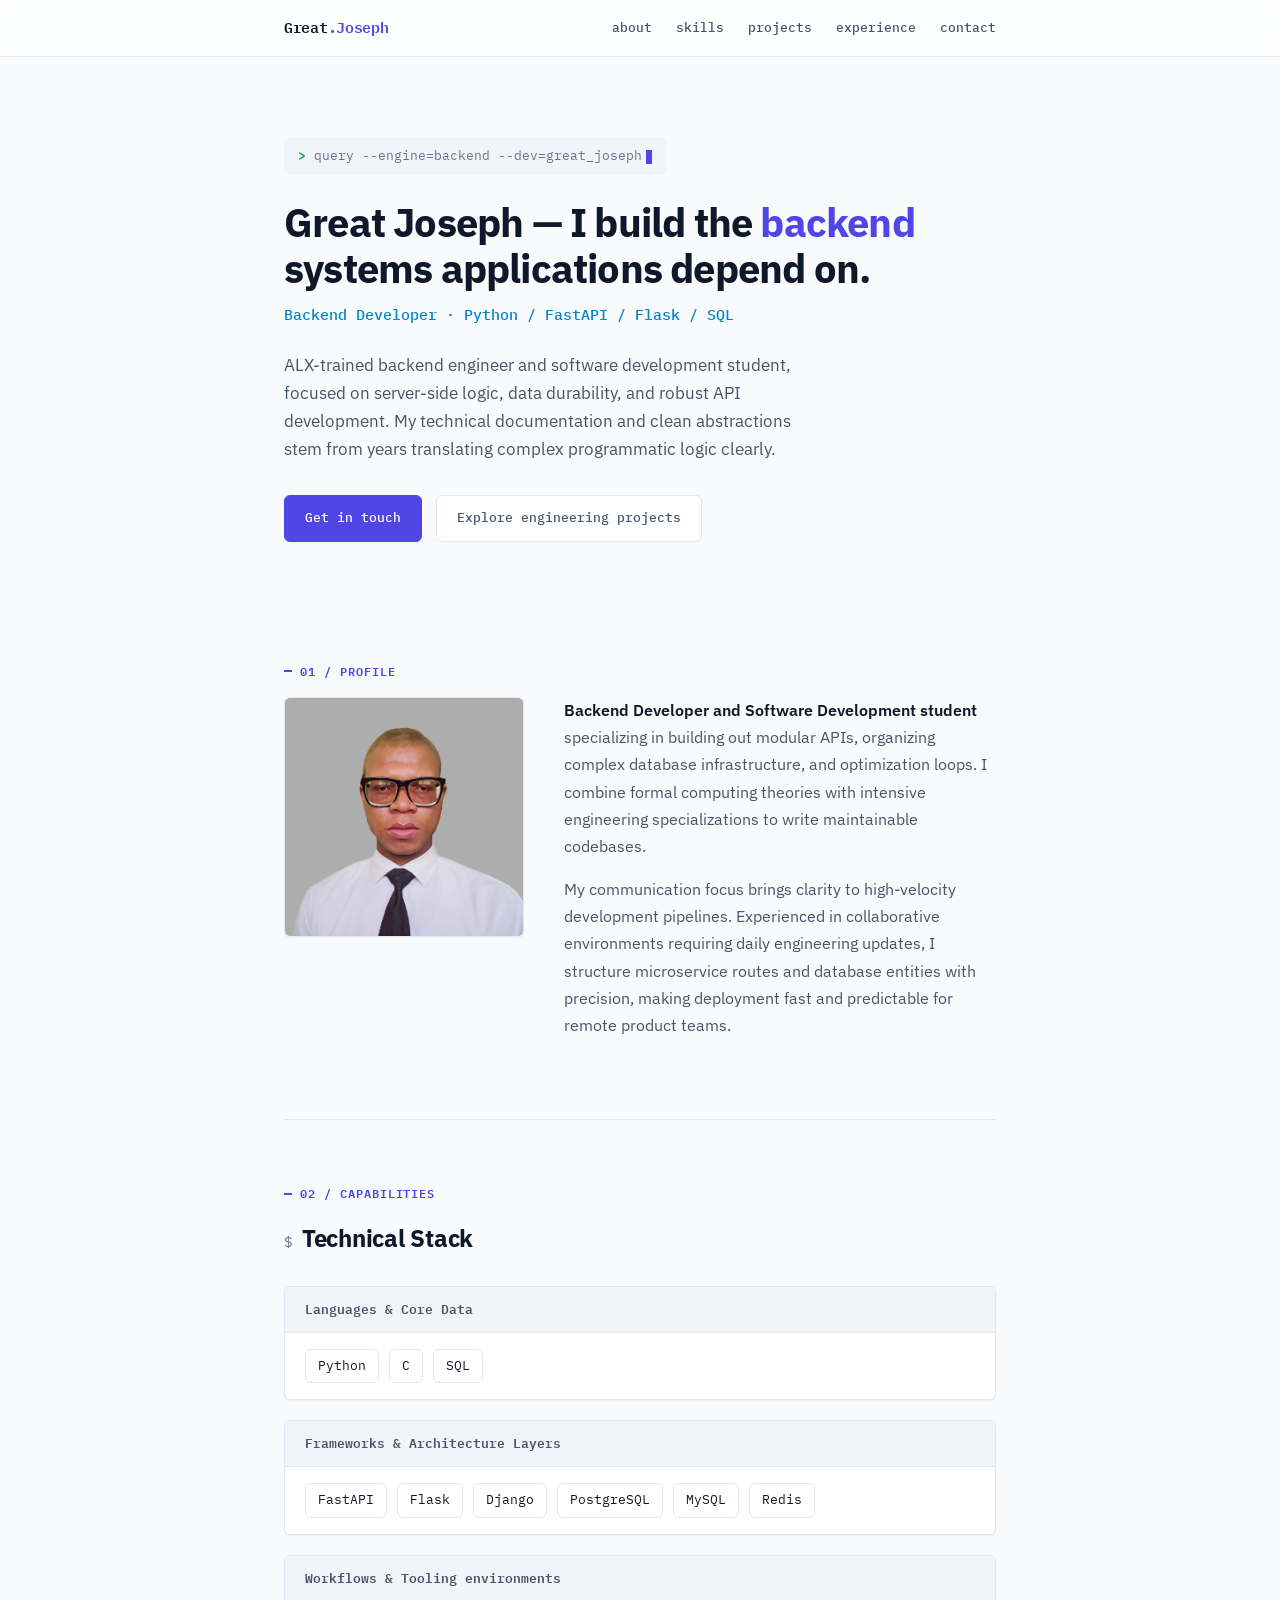
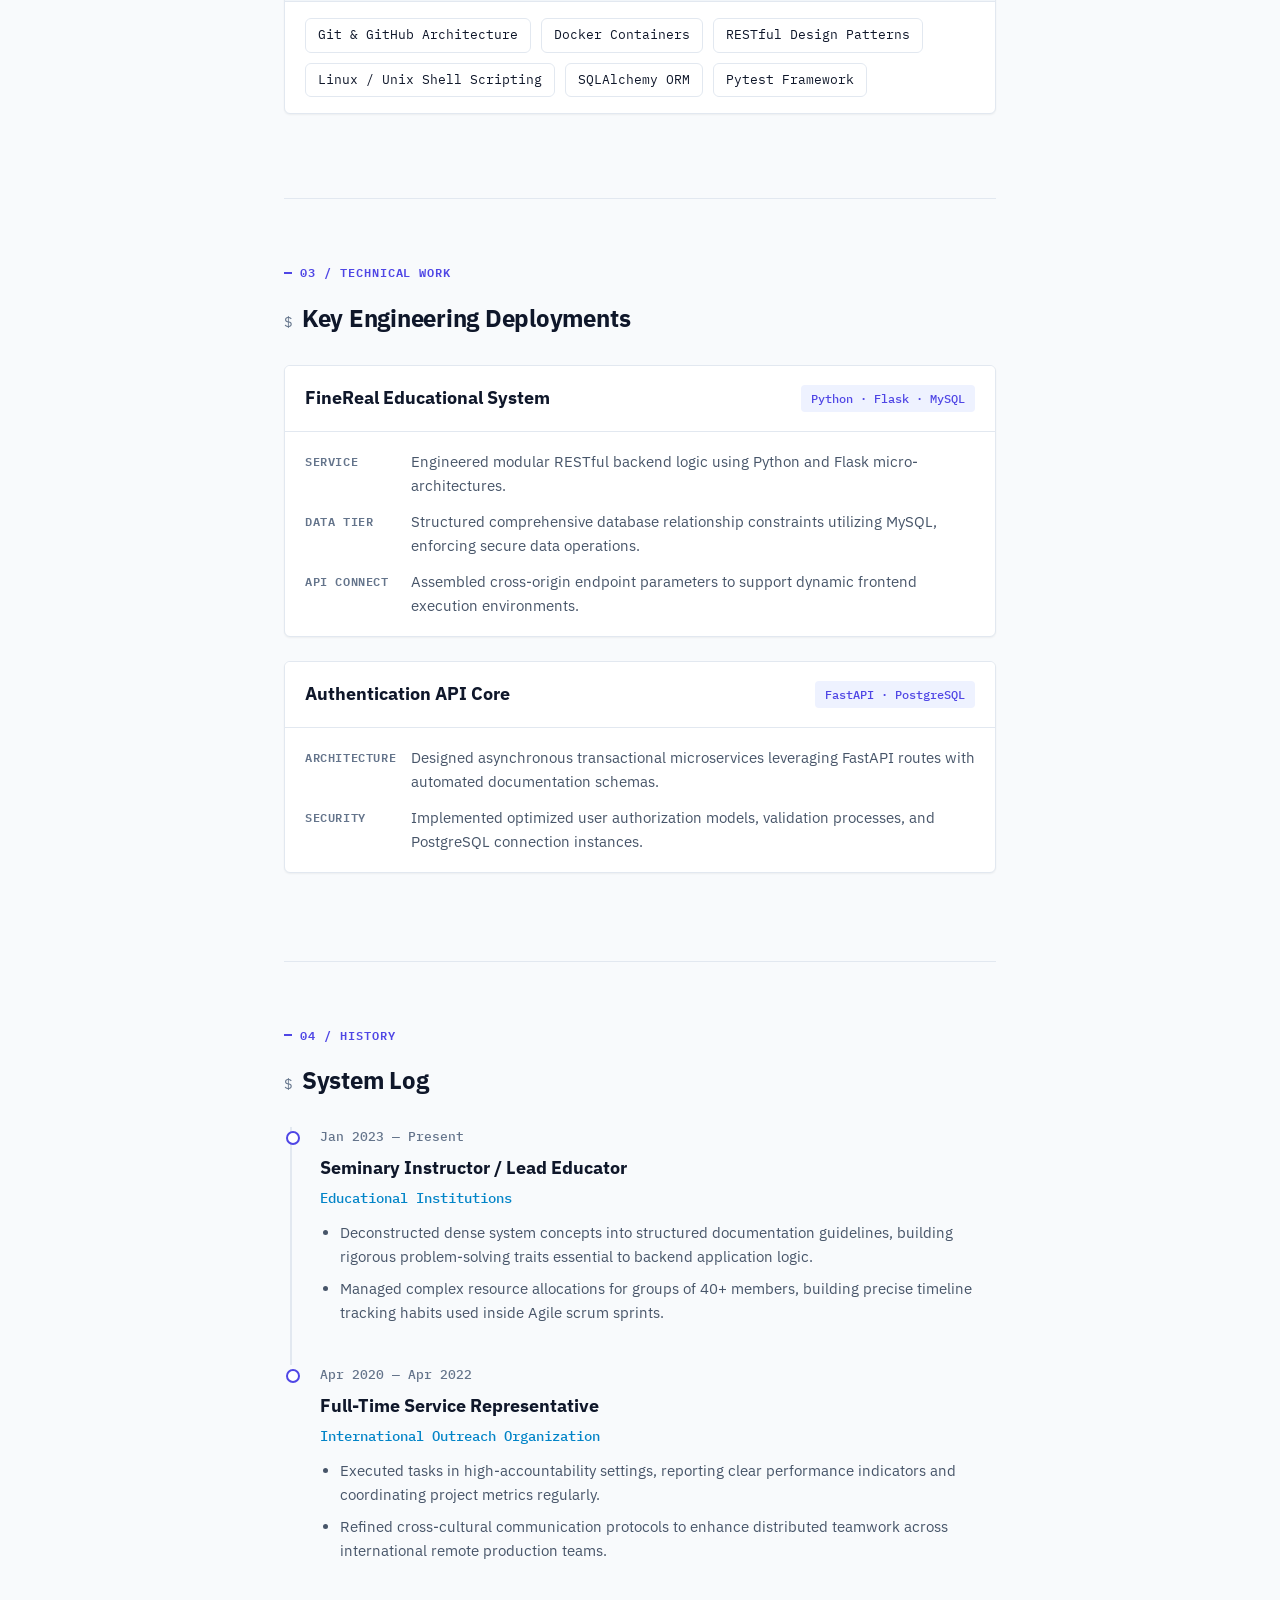
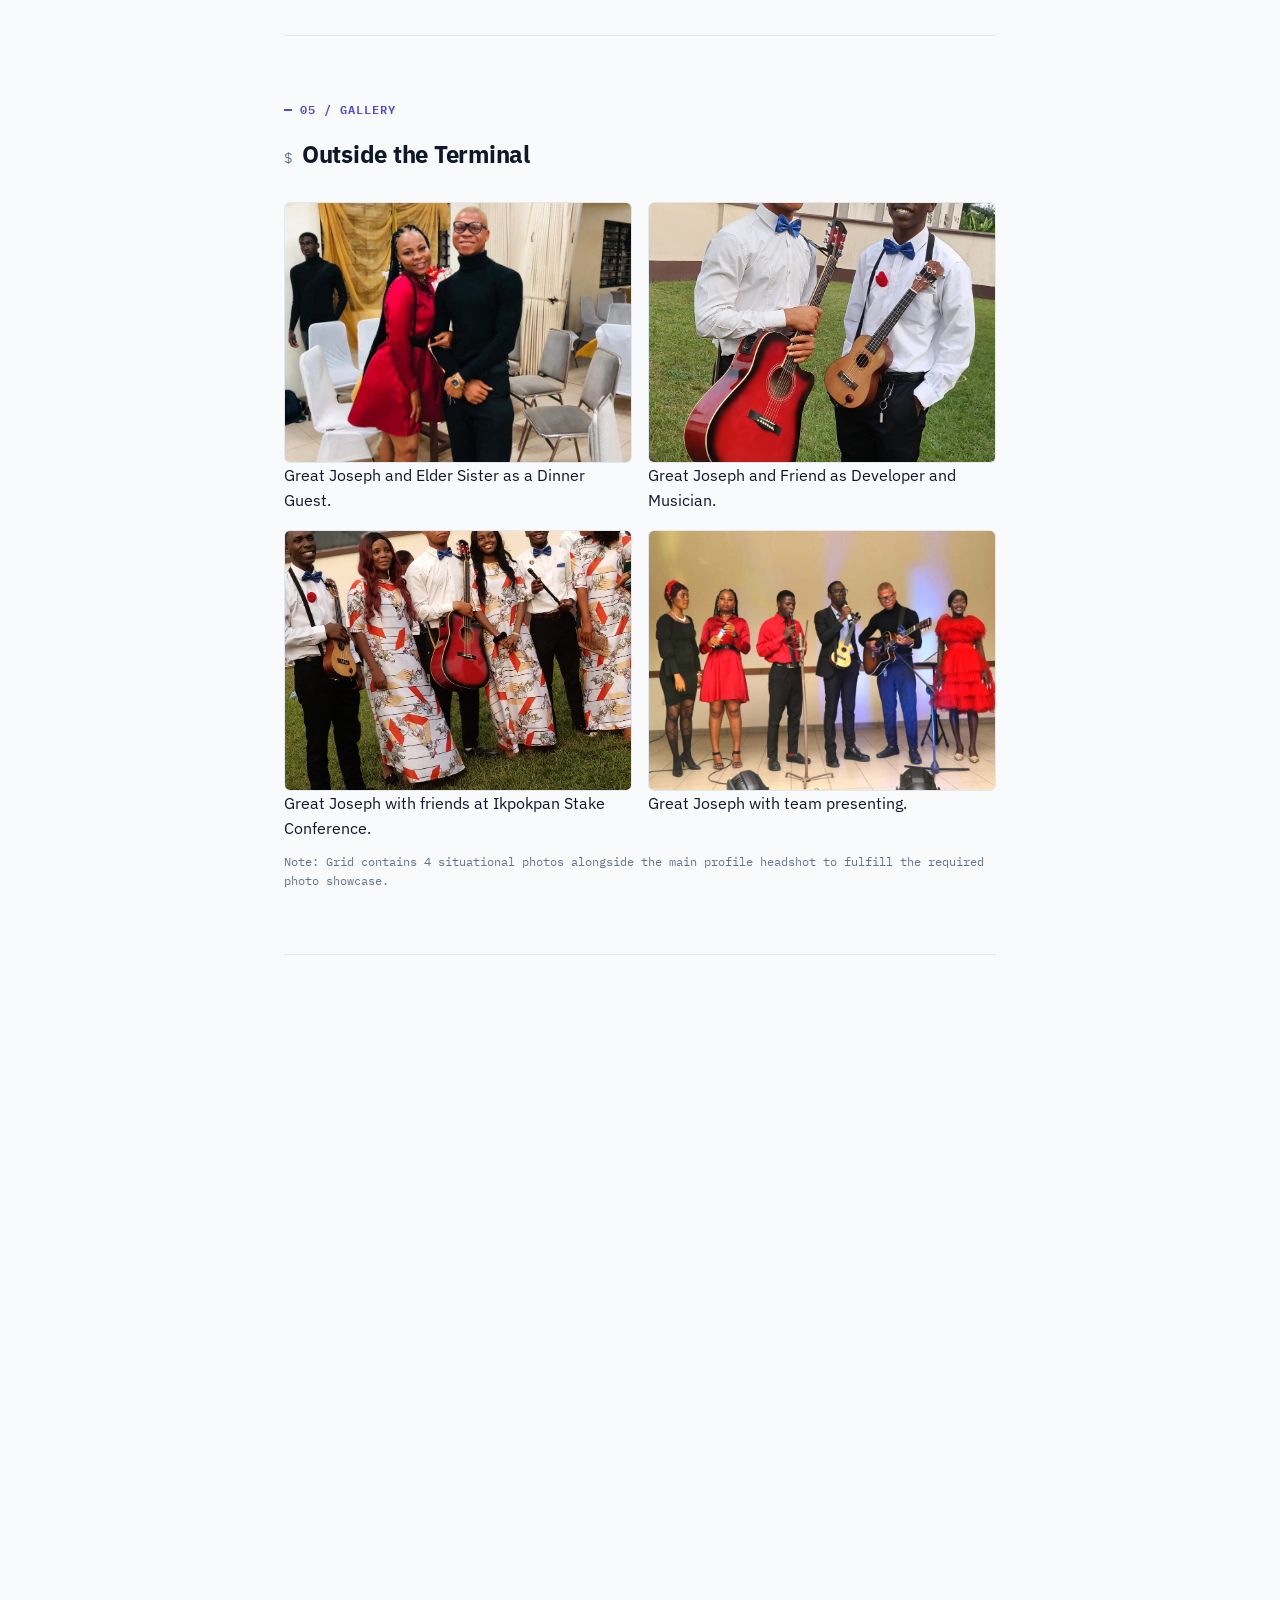
<file: index.html>
<!DOCTYPE html>
<html lang="en">
<head>
<meta charset="UTF-8">
<meta name="viewport" content="width=device-width, initial-scale=1.0">
<meta name="author" content="Great Joseph">
<meta name="keywords" content="Great Joseph, Backend Developer, Python, FastAPI, Flask, SQL, PostgreSQL, MySQL, Redis, Software Development Portfolio">

<meta name="robots" content="index, follow">
<meta name="googlebot" content="index, follow">
<meta name="bingbot" content="index, follow">
<meta name="yandex" content="index, follow">

<meta property="og:title" content="Great Joseph — Backend Developer">
<meta property="og:description" content="Great Joseph — Backend Developer portfolio. Specialize in Python, FastAPI, Flask, and high-performance database design.">
<meta property="og:type" content="website">
<meta property="og:url" content="https://greatjoseph.dev">
<meta property="og:image" content="images/profile.jpg">
<meta property="og:site_name" content="Great Joseph Portfolio">
<meta name="twitter:card" content="summary_large_image">
<meta name="twitter:title" content="Great Joseph — Backend Developer">
<meta name="twitter:description" content="Great Joseph — Backend Developer portfolio. Specialize in Python, FastAPI, Flask, and high-performance database design.">
<meta name="twitter:image" content="images/profile.jpg">

<meta name="theme-color" content="#0a192f">

<title>Great Joseph — Backend Developer</title>
<meta name="description" content="Great Joseph — Backend Developer portfolio. Specialize in Python, FastAPI, Flask, and high-performance database design.">
<link rel="preconnect" href="https://fonts.googleapis.com">
<link rel="preconnect" href="https://fonts.gstatic.com" crossorigin>
<link href="https://fonts.googleapis.com/css2?family=IBM+Plex+Mono:wght@400;500;600&family=IBM+Plex+Sans:wght@400;500;600;700&display=swap" rel="stylesheet">
<link rel="stylesheet" href="styles.css">
</head>
<body>

<header class="topnav">
  <div class="nav-inner">
    <div class="nav-brand">Great<span>.Joseph</span></div>
    <nav class="nav-links">
      <a href="#about">about</a>
      <a href="#skills">skills</a>
      <a href="#projects">projects</a>
      <a href="#experience">experience</a>
      <a href="#contact">contact</a>
    </nav>
    <button class="nav-toggle" id="navToggle" aria-expanded="false" aria-controls="mobileMenu">menu</button>
  </div>
  <nav class="mobile-menu" id="mobileMenu">
    <a href="#about">about</a>
    <a href="#skills">skills</a>
    <a href="#projects">projects</a>
    <a href="#experience">experience</a>
    <a href="#contact">contact</a>
  </nav>
</header>

<main class="wrap">

  <!-- HERO -->
  <section class="hero" style="border-bottom:none;">
    <div class="terminal-line"><span class="prompt">&gt;</span> query --engine=backend --dev=great_joseph<span class="cursor"></span></div>
    <h1>Great Joseph — I build the <em>backend</em> systems applications depend on.</h1>
    <div class="role">Backend Developer · Python / FastAPI / Flask / SQL</div>
    <p class="pitch">ALX-trained backend engineer and software development student, focused on server-side logic, data durability, and robust API development. My technical documentation and clean abstractions stem from years translating complex programmatic logic clearly.</p>

    <div class="btn-row">
      <a href="#contact" class="btn btn-primary">Get in touch</a>
      <a href="#projects" class="btn btn-ghost">Explore engineering projects</a>
    </div>
  </section>

  <!-- ABOUT -->
  <section id="about" class="reveal">
    <div class="field-label">01 / profile</div>
    <div class="about-grid">
      <img class="about-photo" src="images/profile.jpg" alt="Great Joseph Headshot">
      <div class="about-text">
        <p><strong>Backend Developer and Software Development student</strong> specializing in building out modular APIs, organizing complex database infrastructure, and optimization loops. I combine formal computing theories with intensive engineering specializations to write maintainable codebases.</p>
        <p>My communication focus brings clarity to high-velocity development pipelines. Experienced in collaborative environments requiring daily engineering updates, I structure microservice routes and database entities with precision, making deployment fast and predictable for remote product teams.</p>
      </div>
    </div>
  </section>

  <!-- SKILLS -->
  <section id="skills" class="reveal">
    <div class="field-label">02 / capabilities</div>
    <h2><span class="idx">$</span>Technical Stack</h2>

    <div class="query-block">
      <div class="qhead">Languages &amp; Core Data</div>
      <div class="qbody">
        <span class="chip">Python</span>
        <span class="chip">C</span>
        <span class="chip">SQL</span>
      </div>
    </div>

    <div class="query-block">
      <div class="qhead">Frameworks &amp; Architecture Layers</div>
      <div class="qbody">
        <span class="chip">FastAPI</span>
        <span class="chip">Flask</span>
        <span class="chip">Django</span>
        <span class="chip">PostgreSQL</span>
        <span class="chip">MySQL</span>
        <span class="chip">Redis</span>
      </div>
    </div>

    <div class="query-block">
      <div class="qhead">Workflows &amp; Tooling environments</div>
      <div class="qbody">
        <span class="chip">Git &amp; GitHub Architecture</span>
        <span class="chip">Docker Containers</span>
        <span class="chip">RESTful Design Patterns</span>
        <span class="chip">Linux / Unix Shell Scripting</span>
        <span class="chip">SQLAlchemy ORM</span>
        <span class="chip">Pytest Framework</span>
      </div>
    </div>
  </section>

  <!-- PROJECTS -->
  <section id="projects" class="reveal">
    <div class="field-label">03 / technical work</div>
    <h2><span class="idx">$</span>Key Engineering Deployments</h2>

    <div class="schema-card">
      <div class="schema-head">
        <h3>FineReal Educational System</h3>
        <div class="stack">Python · Flask · MySQL</div>
      </div>
      <div class="schema-rows">
        <div class="schema-row"><span class="k">Service</span><span>Engineered modular RESTful backend logic using Python and Flask micro-architectures.</span></div>
        <div class="schema-row"><span class="k">Data Tier</span><span>Structured comprehensive database relationship constraints utilizing MySQL, enforcing secure data operations.</span></div>
        <div class="schema-row"><span class="k">API Connect</span><span>Assembled cross-origin endpoint parameters to support dynamic frontend execution environments.</span></div>
      </div>
    </div>

    <div class="schema-card">
      <div class="schema-head">
        <h3>Authentication API Core</h3>
        <div class="stack">FastAPI · PostgreSQL</div>
      </div>
      <div class="schema-rows">
        <div class="schema-row"><span class="k">Architecture</span><span>Designed asynchronous transactional microservices leveraging FastAPI routes with automated documentation schemas.</span></div>
        <div class="schema-row"><span class="k">Security</span><span>Implemented optimized user authorization models, validation processes, and PostgreSQL connection instances.</span></div>
      </div>
    </div>
  </section>

  <!-- EXPERIENCE -->
  <section id="experience" class="reveal">
    <div class="field-label">04 / history</div>
    <h2><span class="idx">$</span>System Log</h2>

    <div class="log-entry">
      <div class="log-date">Jan 2023 — Present</div>
      <h3>Seminary Instructor / Lead Educator</h3>
      <div class="log-org">Educational Institutions</div>
      <ul>
        <li>Deconstructed dense system concepts into structured documentation guidelines, building rigorous problem-solving traits essential to backend application logic.</li>
        <li>Managed complex resource allocations for groups of 40+ members, building precise timeline tracking habits used inside Agile scrum sprints.</li>
      </ul>
    </div>

    <div class="log-entry">
      <div class="log-date">Apr 2020 — Apr 2022</div>
      <h3>Full-Time Service Representative</h3>
      <div class="log-org">International Outreach Organization</div>
      <ul>
        <li>Executed tasks in high-accountability settings, reporting clear performance indicators and coordinating project metrics regularly.</li>
        <li>Refined cross-cultural communication protocols to enhance distributed teamwork across international remote production teams.</li>
      </ul>
    </div>
  </section>

<!-- GALLERY -->
  <section id="gallery" class="reveal">
    <div class="field-label">05 / gallery</div>
    <h2><span class="idx">$</span>Outside the Terminal</h2>
    <div class="gallery">
      <figure>
        <img src="images/Great_and _elder_sister.jpg" alt="Great Joseph and Elder Sister as a Dinner Guest">
        <figcaption>Great Joseph and Elder Sister as a Dinner Guest.</figcaption>
      </figure>
      <figure>
        <img src="images/Great_and_friend_Developer_and_musician.jpg" alt="Great Joseph and Friend as Developer and Musician">
        <figcaption>Great Joseph and Friend as Developer and Musician.</figcaption>
      </figure>
      <figure>
        <img src="images/Great_with_friends_at_ikpokpan_stake_conference.jpg" alt="Great Joseph with friends at Ikpokpan Stake Conference">
        <figcaption>Great Joseph with friends at Ikpokpan Stake Conference.</figcaption>
      </figure>
      <figure>
        <img src="images/Great_with_team_presenting.jpg" alt="Great Joseph with team presenting">
        <figcaption>Great Joseph with team presenting.</figcaption>
      </figure>
    </div>
    <p class="cap">Note: Grid contains 4 situational photos alongside the main profile headshot to fulfill the required photo showcase.</p>
  </section>

  <!-- EDUCATION -->
  <section class="reveal">
    <div class="field-label">06 / certification</div>
    <h2><span class="idx">$</span>Education &amp; Framework Credentials</h2>

    <div class="edu-row">
      <div>
        <h3>B.S. Software Development</h3>
        <div class="org">BYU Pathway Worldwide — Algorithms, Structuring Paradigms, Systems Engineering</div>
      </div>
      <div class="yr">Anticipated 2027</div>
    </div>

    <div class="edu-row">
      <div>
        <h3>Backend Software Engineering Specialist</h3>
        <div class="org">ALX Engineering — Deep systems development, low-level compilation patterns, APIs, and microservices</div>
      </div>
      <div class="yr">Feb 2025</div>
    </div>
  </section>

  <!-- CONTACT / FOOTER -->
  <footer id="contact" class="reveal">
    <div class="field-label">07 / connection</div>
    <h2>Let's talk backend systems.</h2>
    <p class="sub">Currently reviewing junior engineering proposals, API service design work, and backend developer opportunities.</p>
    <div class="contact-list">
      <a class="contact-row" href="mailto:jgreat770@gmail.com"><span class="k">email</span><span class="v">jgreat770@gmail.com</span></a>
      <a class="contact-row" href="tel:+2347062957486"><span class="k">phone</span><span class="v">+234 706 295 7486</span></a>
      <a class="contact-row" href="https://linkedin.com/in/degreatjoe" target="_blank" rel="noopener"><span class="k">linkedin</span><span class="v">linkedin.com/in/degreatjoe</span></a>
      <a class="contact-row" href="https://github.com/degreatjoe" target="_blank" rel="noopener"><span class="k">github</span><span class="v">github.com/degreatjoe</span></a>
    </div>
    <div class="foot-note">Built with clean semantic HTML5 and responsive modern CSS layouts. © 2026 Great Joseph. All rights reserved.</div>
  </footer>

</main>

<script src="script.js"></script>
</body>
</html>
</file>
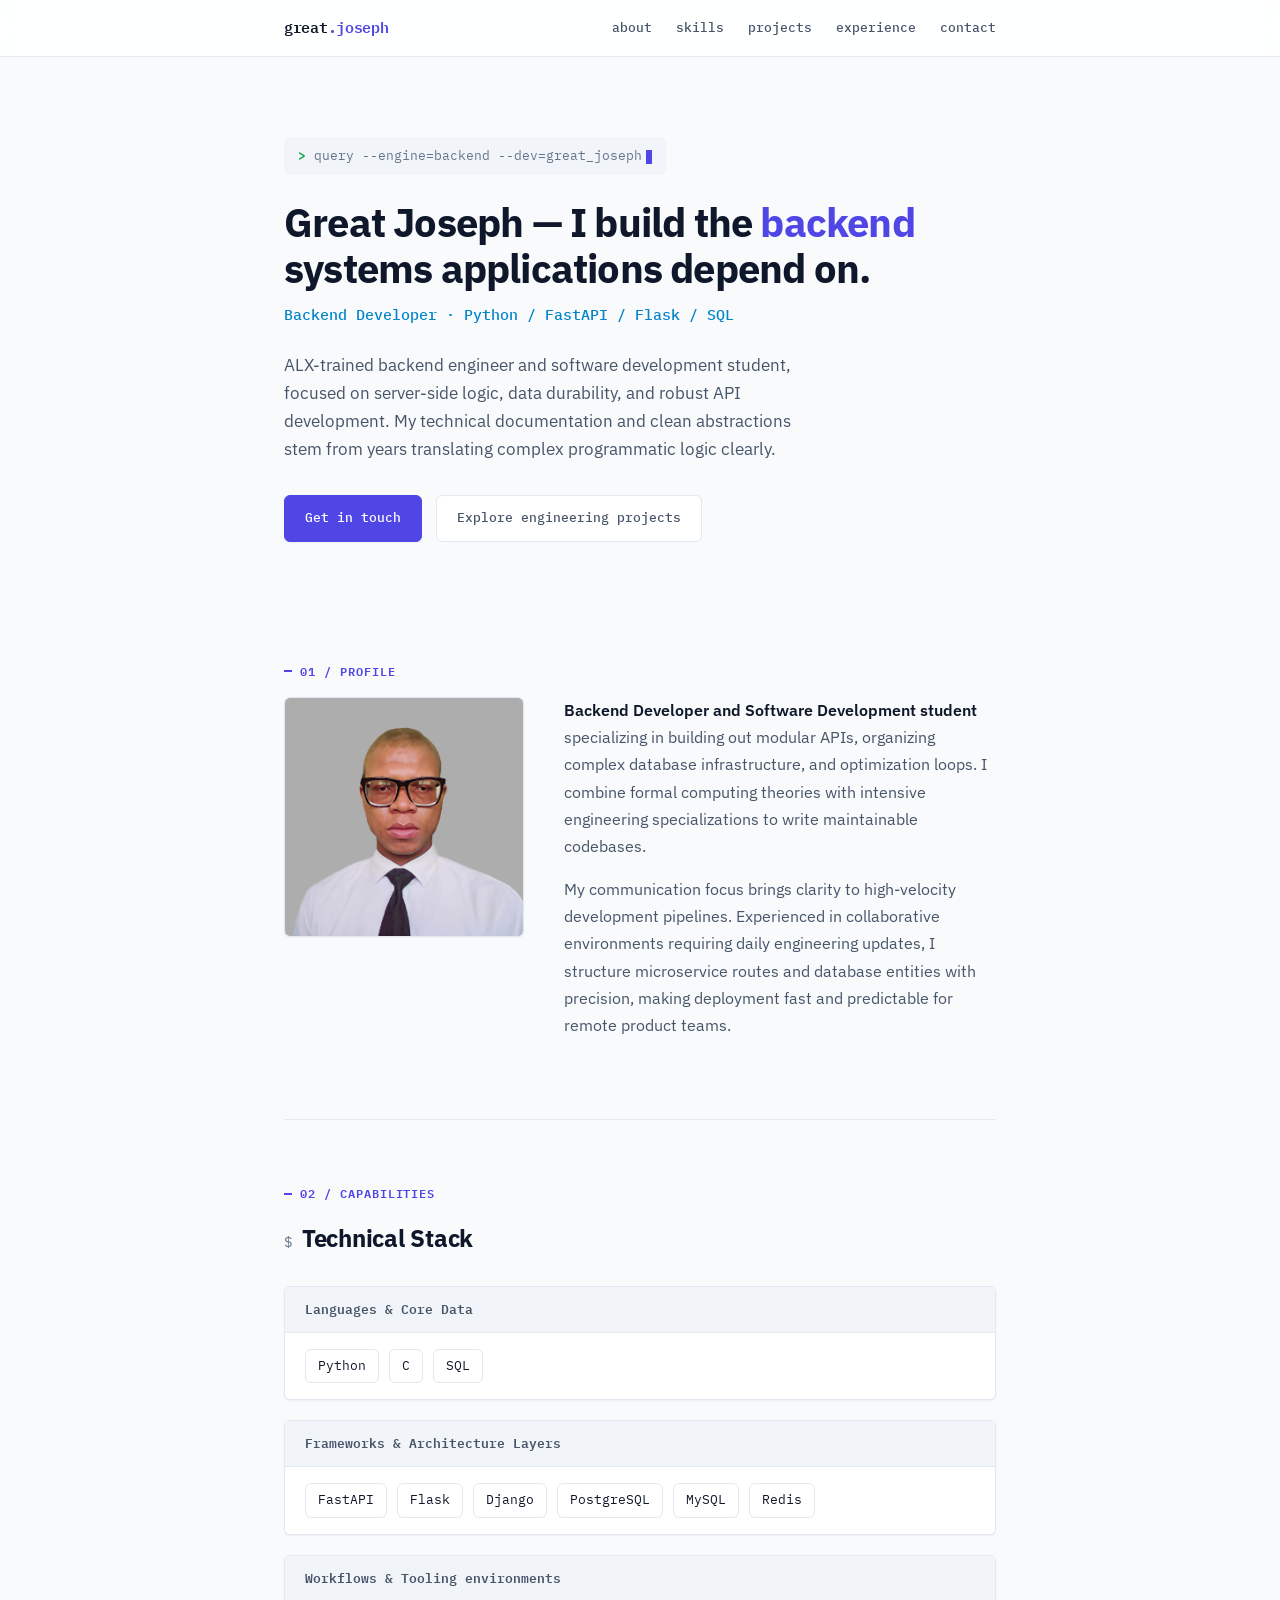
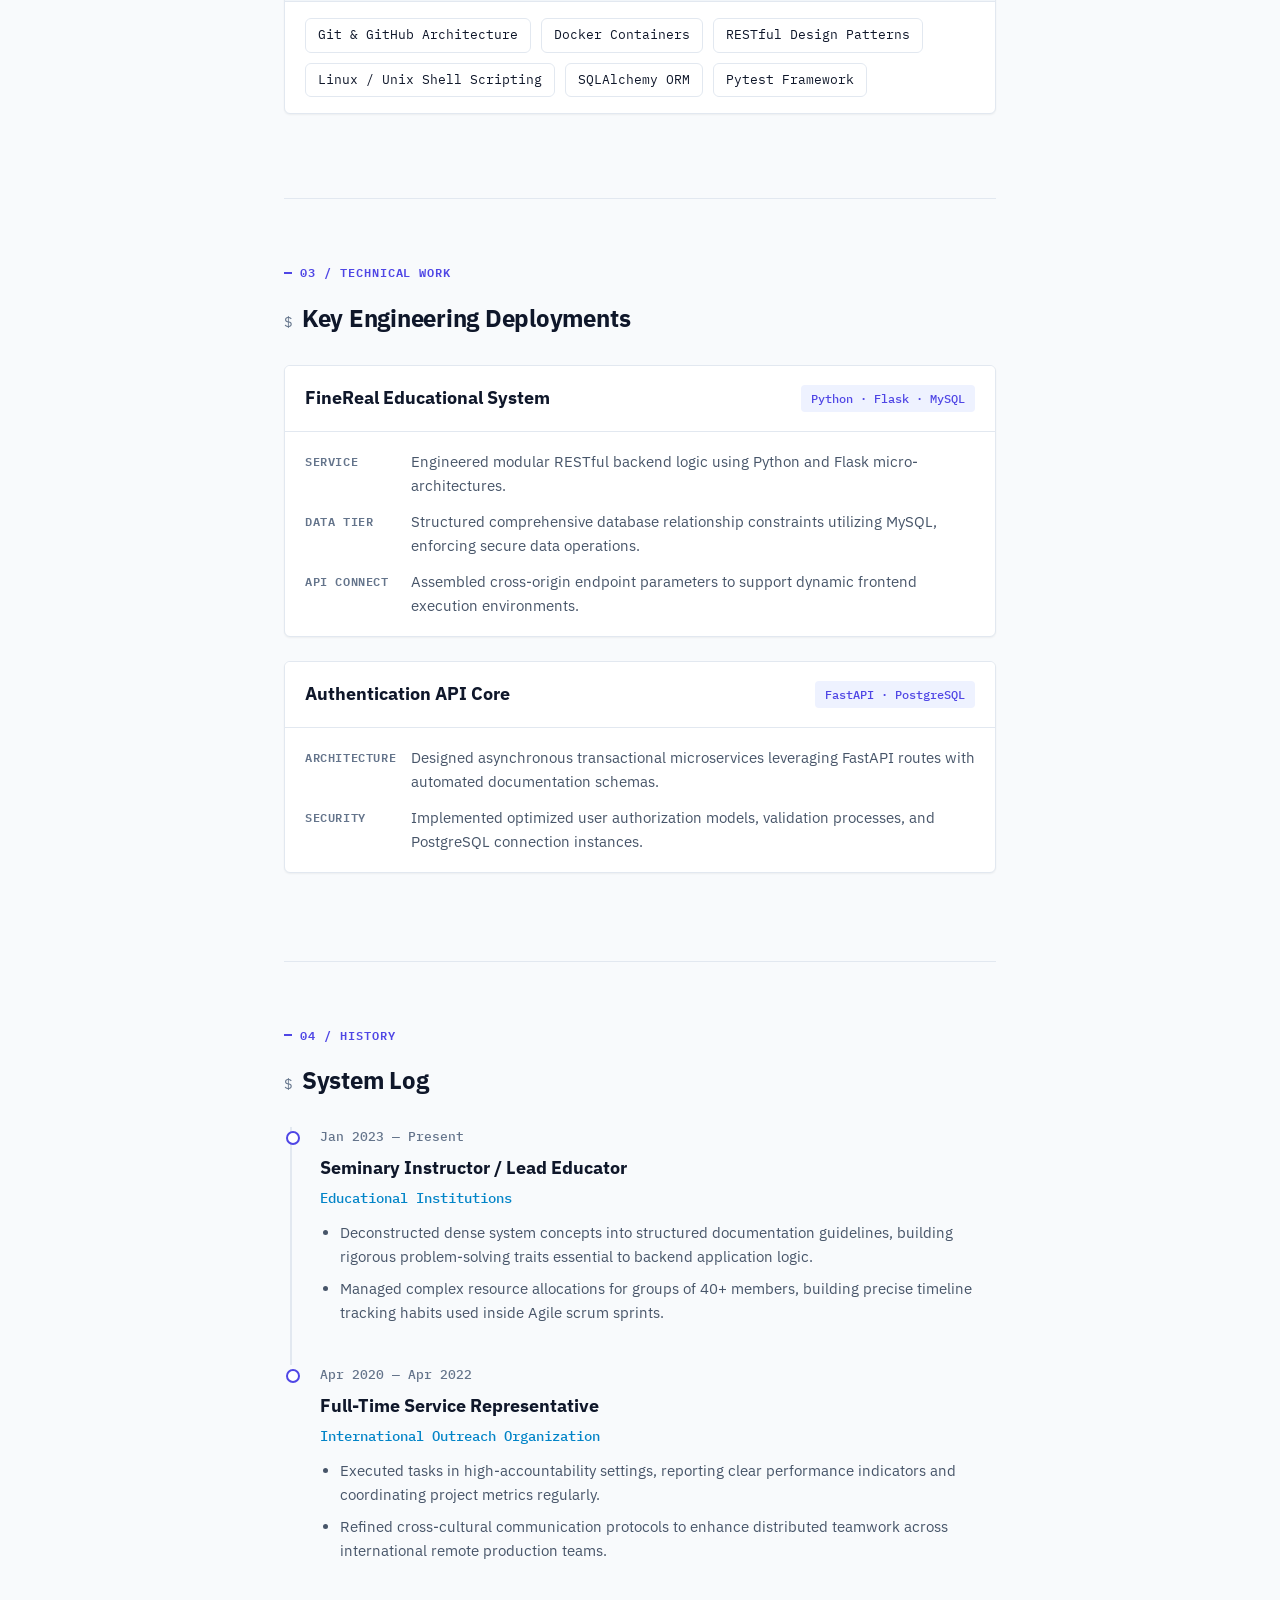
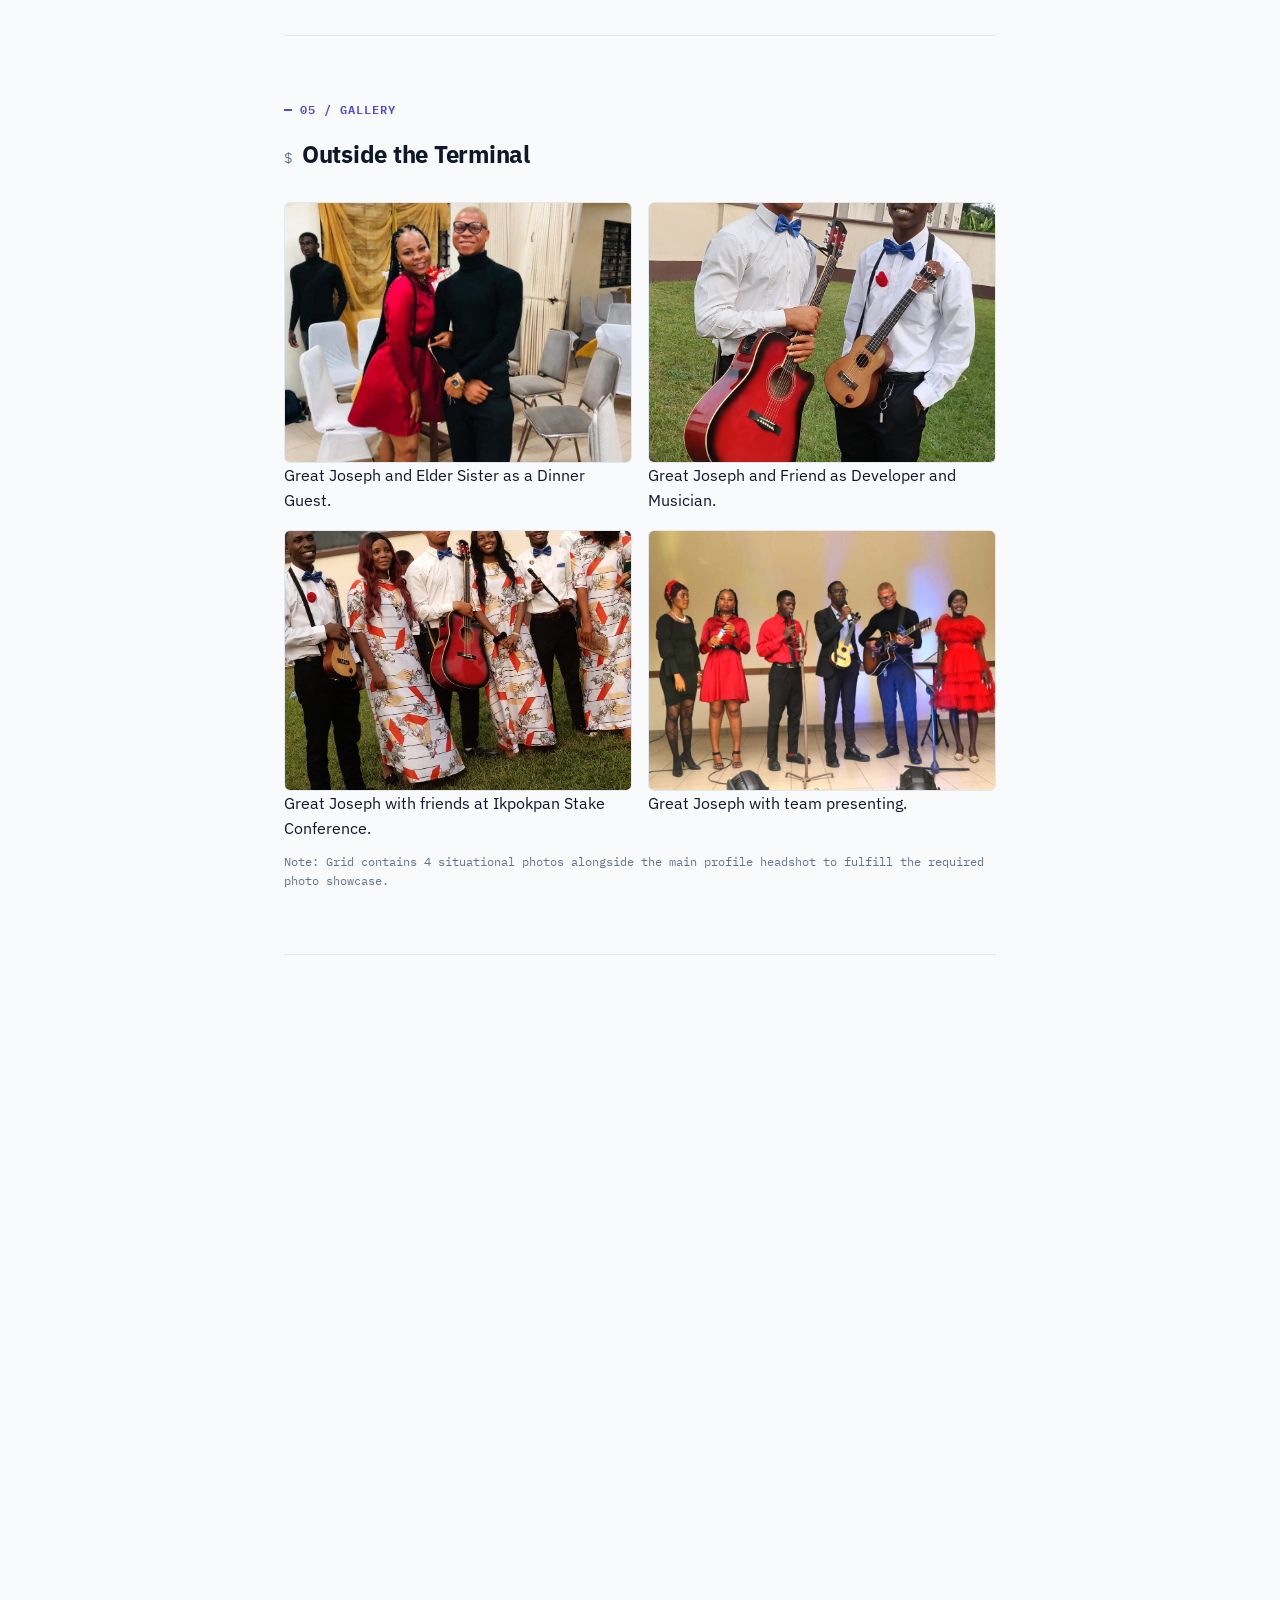
<file: Portfolio_web/index.html>
<!DOCTYPE html>
<html lang="en">
<head>
<meta charset="UTF-8">
<meta name="viewport" content="width=device-width, initial-scale=1.0">
<meta name="author" content="Great Joseph">
<meta name="keywords" content="Great Joseph, Backend Developer, Python, FastAPI, Flask, SQL, PostgreSQL, MySQL, Redis, Software Development Portfolio">

<meta name="robots" content="index, follow">
<meta name="googlebot" content="index, follow">
<meta name="bingbot" content="index, follow">
<meta name="yandex" content="index, follow">

<meta property="og:title" content="Great Joseph — Backend Developer">
<meta property="og:description" content="Great Joseph — Backend Developer portfolio. Specialize in Python, FastAPI, Flask, and high-performance database design.">
<meta property="og:type" content="website">
<meta property="og:url" content="https://greatjoseph.dev">
<meta property="og:image" content="images/profile.jpg">
<meta property="og:site_name" content="Great Joseph Portfolio">
<meta name="twitter:card" content="summary_large_image">
<meta name="twitter:title" content="Great Joseph — Backend Developer">
<meta name="twitter:description" content="Great Joseph — Backend Developer portfolio. Specialize in Python, FastAPI, Flask, and high-performance database design.">
<meta name="twitter:image" content="images/profile.jpg">

<meta name="theme-color" content="#0a192f">

<title>Great Joseph — Backend Developer</title>
<meta name="description" content="Great Joseph — Backend Developer portfolio. Specialize in Python, FastAPI, Flask, and high-performance database design.">
<link rel="preconnect" href="https://fonts.googleapis.com">
<link rel="preconnect" href="https://fonts.gstatic.com" crossorigin>
<link href="https://fonts.googleapis.com/css2?family=IBM+Plex+Mono:wght@400;500;600&family=IBM+Plex+Sans:wght@400;500;600;700&display=swap" rel="stylesheet">
<link rel="stylesheet" href="styles.css">
</head>
<body>

<header class="topnav">
  <div class="nav-inner">
    <div class="nav-brand">great<span>.joseph</span></div>
    <nav class="nav-links">
      <a href="#about">about</a>
      <a href="#skills">skills</a>
      <a href="#projects">projects</a>
      <a href="#experience">experience</a>
      <a href="#contact">contact</a>
    </nav>
    <button class="nav-toggle" id="navToggle" aria-expanded="false" aria-controls="mobileMenu">menu</button>
  </div>
  <nav class="mobile-menu" id="mobileMenu">
    <a href="#about">about</a>
    <a href="#skills">skills</a>
    <a href="#projects">projects</a>
    <a href="#experience">experience</a>
    <a href="#contact">contact</a>
  </nav>
</header>

<main class="wrap">

  <!-- HERO -->
  <section class="hero" style="border-bottom:none;">
    <div class="terminal-line"><span class="prompt">&gt;</span> query --engine=backend --dev=great_joseph<span class="cursor"></span></div>
    <h1>Great Joseph — I build the <em>backend</em> systems applications depend on.</h1>
    <div class="role">Backend Developer · Python / FastAPI / Flask / SQL</div>
    <p class="pitch">ALX-trained backend engineer and software development student, focused on server-side logic, data durability, and robust API development. My technical documentation and clean abstractions stem from years translating complex programmatic logic clearly.</p>

    <div class="btn-row">
      <a href="#contact" class="btn btn-primary">Get in touch</a>
      <a href="#projects" class="btn btn-ghost">Explore engineering projects</a>
    </div>
  </section>

  <!-- ABOUT -->
  <section id="about" class="reveal">
    <div class="field-label">01 / profile</div>
    <div class="about-grid">
      <img class="about-photo" src="images/profile.jpg" alt="Great Joseph Headshot">
      <div class="about-text">
        <p><strong>Backend Developer and Software Development student</strong> specializing in building out modular APIs, organizing complex database infrastructure, and optimization loops. I combine formal computing theories with intensive engineering specializations to write maintainable codebases.</p>
        <p>My communication focus brings clarity to high-velocity development pipelines. Experienced in collaborative environments requiring daily engineering updates, I structure microservice routes and database entities with precision, making deployment fast and predictable for remote product teams.</p>
      </div>
    </div>
  </section>

  <!-- SKILLS -->
  <section id="skills" class="reveal">
    <div class="field-label">02 / capabilities</div>
    <h2><span class="idx">$</span>Technical Stack</h2>

    <div class="query-block">
      <div class="qhead">Languages &amp; Core Data</div>
      <div class="qbody">
        <span class="chip">Python</span>
        <span class="chip">C</span>
        <span class="chip">SQL</span>
      </div>
    </div>

    <div class="query-block">
      <div class="qhead">Frameworks &amp; Architecture Layers</div>
      <div class="qbody">
        <span class="chip">FastAPI</span>
        <span class="chip">Flask</span>
        <span class="chip">Django</span>
        <span class="chip">PostgreSQL</span>
        <span class="chip">MySQL</span>
        <span class="chip">Redis</span>
      </div>
    </div>

    <div class="query-block">
      <div class="qhead">Workflows &amp; Tooling environments</div>
      <div class="qbody">
        <span class="chip">Git &amp; GitHub Architecture</span>
        <span class="chip">Docker Containers</span>
        <span class="chip">RESTful Design Patterns</span>
        <span class="chip">Linux / Unix Shell Scripting</span>
        <span class="chip">SQLAlchemy ORM</span>
        <span class="chip">Pytest Framework</span>
      </div>
    </div>
  </section>

  <!-- PROJECTS -->
  <section id="projects" class="reveal">
    <div class="field-label">03 / technical work</div>
    <h2><span class="idx">$</span>Key Engineering Deployments</h2>

    <div class="schema-card">
      <div class="schema-head">
        <h3>FineReal Educational System</h3>
        <div class="stack">Python · Flask · MySQL</div>
      </div>
      <div class="schema-rows">
        <div class="schema-row"><span class="k">Service</span><span>Engineered modular RESTful backend logic using Python and Flask micro-architectures.</span></div>
        <div class="schema-row"><span class="k">Data Tier</span><span>Structured comprehensive database relationship constraints utilizing MySQL, enforcing secure data operations.</span></div>
        <div class="schema-row"><span class="k">API Connect</span><span>Assembled cross-origin endpoint parameters to support dynamic frontend execution environments.</span></div>
      </div>
    </div>

    <div class="schema-card">
      <div class="schema-head">
        <h3>Authentication API Core</h3>
        <div class="stack">FastAPI · PostgreSQL</div>
      </div>
      <div class="schema-rows">
        <div class="schema-row"><span class="k">Architecture</span><span>Designed asynchronous transactional microservices leveraging FastAPI routes with automated documentation schemas.</span></div>
        <div class="schema-row"><span class="k">Security</span><span>Implemented optimized user authorization models, validation processes, and PostgreSQL connection instances.</span></div>
      </div>
    </div>
  </section>

  <!-- EXPERIENCE -->
  <section id="experience" class="reveal">
    <div class="field-label">04 / history</div>
    <h2><span class="idx">$</span>System Log</h2>

    <div class="log-entry">
      <div class="log-date">Jan 2023 — Present</div>
      <h3>Seminary Instructor / Lead Educator</h3>
      <div class="log-org">Educational Institutions</div>
      <ul>
        <li>Deconstructed dense system concepts into structured documentation guidelines, building rigorous problem-solving traits essential to backend application logic.</li>
        <li>Managed complex resource allocations for groups of 40+ members, building precise timeline tracking habits used inside Agile scrum sprints.</li>
      </ul>
    </div>

    <div class="log-entry">
      <div class="log-date">Apr 2020 — Apr 2022</div>
      <h3>Full-Time Service Representative</h3>
      <div class="log-org">International Outreach Organization</div>
      <ul>
        <li>Executed tasks in high-accountability settings, reporting clear performance indicators and coordinating project metrics regularly.</li>
        <li>Refined cross-cultural communication protocols to enhance distributed teamwork across international remote production teams.</li>
      </ul>
    </div>
  </section>

<!-- GALLERY -->
  <section id="gallery" class="reveal">
    <div class="field-label">05 / gallery</div>
    <h2><span class="idx">$</span>Outside the Terminal</h2>
    <div class="gallery">
      <figure>
        <img src="images/Great_and _elder_sister.jpg" alt="Great Joseph and Elder Sister as a Dinner Guest">
        <figcaption>Great Joseph and Elder Sister as a Dinner Guest.</figcaption>
      </figure>
      <figure>
        <img src="images/Great_and_friend_Developer_and_musician.jpg" alt="Great Joseph and Friend as Developer and Musician">
        <figcaption>Great Joseph and Friend as Developer and Musician.</figcaption>
      </figure>
      <figure>
        <img src="images/Great_with_friends_at_ikpokpan_stake_conference.jpg" alt="Great Joseph with friends at Ikpokpan Stake Conference">
        <figcaption>Great Joseph with friends at Ikpokpan Stake Conference.</figcaption>
      </figure>
      <figure>
        <img src="images/Great_with_team_presenting.jpg" alt="Great Joseph with team presenting">
        <figcaption>Great Joseph with team presenting.</figcaption>
      </figure>
    </div>
    <p class="cap">Note: Grid contains 4 situational photos alongside the main profile headshot to fulfill the required photo showcase.</p>
  </section>

  <!-- EDUCATION -->
  <section class="reveal">
    <div class="field-label">06 / certification</div>
    <h2><span class="idx">$</span>Education &amp; Framework Credentials</h2>

    <div class="edu-row">
      <div>
        <h3>B.S. Software Development</h3>
        <div class="org">BYU Pathway Worldwide — Algorithms, Structuring Paradigms, Systems Engineering</div>
      </div>
      <div class="yr">Anticipated 2027</div>
    </div>

    <div class="edu-row">
      <div>
        <h3>Backend Software Engineering Specialist</h3>
        <div class="org">ALX Engineering — Deep systems development, low-level compilation patterns, APIs, and microservices</div>
      </div>
      <div class="yr">Feb 2025</div>
    </div>
  </section>

  <!-- CONTACT / FOOTER -->
  <footer id="contact" class="reveal">
    <div class="field-label">07 / connection</div>
    <h2>Let's talk backend systems.</h2>
    <p class="sub">Currently reviewing junior engineering proposals, API service design work, and backend developer opportunities.</p>
    <div class="contact-list">
      <a class="contact-row" href="mailto:jgreat770@gmail.com"><span class="k">email</span><span class="v">jgreat770@gmail.com</span></a>
      <a class="contact-row" href="tel:+2347062957486"><span class="k">phone</span><span class="v">+234 706 295 7486</span></a>
      <a class="contact-row" href="https://linkedin.com/in/degreatjoe" target="_blank" rel="noopener"><span class="k">linkedin</span><span class="v">linkedin.com/in/degreatjoe</span></a>
      <a class="contact-row" href="https://github.com/degreatjoe" target="_blank" rel="noopener"><span class="k">github</span><span class="v">github.com/degreatjoe</span></a>
    </div>
    <div class="foot-note">Built with clean semantic HTML5 and responsive modern CSS layouts. © 2026 Great Joseph. All rights reserved.</div>
  </footer>

</main>

<script src="script.js"></script>
</body>
</html>
</file>
<file: styles.css>
/* ============ DESIGN TOKENS ============ */
:root {
  --bg:         #F8FAFC;  /* Slate 50 */
  --bg-panel:   #FFFFFF;
  --bg-panel-2: #F1F5F9;  /* Slate 100 */

  --line:       #E2E8F0;  /* Slate 200 */

  --text:       #0F172A;  /* Slate 900 - Deep, professional text */
  --text-dim:   #475569;  /* Slate 600 */
  --text-faint: #64748B;  /* Slate 500 */

  --accent:     #4F46E5;  /* Indigo 600 - High contrast accent */
  --accent-light: #EEF2FF; /* Indigo 50 */
  --accent-2:   #0284C7;  /* Sky 600 - Secondary role accent */
  --ok:         #16A34A;  /* Green 600 */

  --mono: 'IBM Plex Mono', ui-monospace, SFMono-Regular, Menlo, monospace;
  --sans: 'IBM Plex Sans', -apple-system, BlinkMacSystemFont, sans-serif;

  --radius: 6px;
  --shadow-sm: 0 1px 2px 0 rgba(0, 0, 0, 0.05);
  --shadow-md: 0 4px 6px -1px rgba(0, 0, 0, 0.05), 0 2px 4px -1px rgba(0, 0, 0, 0.03);
}

*{margin:0;padding:0;box-sizing:border-box;}

html{scroll-behavior:smooth;}
@media (prefers-reduced-motion: reduce){
  html{scroll-behavior:auto;}
  *{animation-duration:0.01ms !important; animation-iteration-count:1 !important; transition-duration:0.01ms !important;}
}

body{
  background:var(--bg);
  color:var(--text);
  font-family:var(--sans);
  line-height:1.6;
  font-size:16px;
  -webkit-font-smoothing:antialiased;
}

img{max-width:100%;display:block;}
a{color:inherit;text-decoration:none;}

.wrap{
  max-width:760px;
  margin:0 auto;
  padding:0 24px;
}

::selection{background:var(--accent);color:var(--bg);}

:focus-visible{
  outline:2px solid var(--accent);
  outline-offset:3px;
}

/* ============ EYEBROW LABEL ============ */
.field-label{
  font-family:var(--mono);
  font-size:12px;
  font-weight:600;
  letter-spacing:0.08em;
  text-transform:uppercase;
  color:var(--accent);
  display:flex;
  align-items:center;
  gap:8px;
  margin-bottom:16px;
}
.field-label::before{
  content:"";
  width:8px;height:2px;
  background:var(--accent);
  flex-shrink:0;
}

/* ============ STICKY NAVIGATION ============ */
header.topnav {
  position: sticky;
  top: 0;
  z-index: 50;
  background: rgba(255, 255, 255, 0.85);
  backdrop-filter: blur(12px);
  -webkit-backdrop-filter: blur(12px);
  border-bottom: 1px solid var(--line);
}
.nav-inner{
  max-width:760px;
  margin:0 auto;
  padding:16px 24px;
  display:flex;
  justify-content:space-between;
  align-items:center;
}
.nav-brand{
  font-family:var(--mono);
  font-size:15px;
  font-weight:600;
  color:var(--text);
  letter-spacing: -0.02em;
}
.nav-brand span{color:var(--accent);}
.nav-links{
  display:none;
  gap:24px;
  font-family:var(--mono);
  font-size:13px;
  font-weight:500;
  color:var(--text-dim);
}
.nav-links a{transition: color 0.2s ease;}
.nav-links a:hover{color:var(--accent);}

.nav-toggle{
  background:var(--bg-panel);
  border:1px solid var(--line);
  color:var(--text);
  font-family:var(--mono);
  font-size:12px;
  padding:6px 14px;
  border-radius:var(--radius);
  cursor:pointer;
  transition: all 0.2s ease;
}
.nav-toggle:hover{border-color:var(--text); background:var(--bg-panel-2);}

.mobile-menu{
  display:none;
  flex-direction:column;
  background:var(--bg-panel);
  border-bottom:1px solid var(--line);
}
.mobile-menu.open{display:flex;}
.mobile-menu a{
  padding:14px 24px;
  font-family:var(--mono);
  font-size:14px;
  color:var(--text-dim);
  border-top:1px solid var(--line);
}

@media (min-width:640px){
  .nav-links{display:flex;}
  .nav-toggle{display:none;}
}

/* ============ HERO SECTION ============ */
.hero{
  padding:80px 0 56px;
  border-bottom:1px solid var(--line);
}
.terminal-line{
  font-family:var(--mono);
  font-size:13px;
  color:var(--text-faint);
  margin-bottom:24px;
  background:var(--bg-panel-2);
  padding:8px 14px;
  border-radius:var(--radius);
  display: inline-block;
}
.terminal-line .prompt{color:var(--ok); font-weight: 600;}
.terminal-line .cursor{
  display:inline-block;
  width:6px;height:14px;
  background:var(--accent);
  margin-left:4px;
  vertical-align:middle;
  animation:blink 1.1s steps(1) infinite;
}
@keyframes blink{50%{opacity:0;}}

.hero h1{
  font-weight:700;
  font-size:40px;
  line-height:1.15;
  letter-spacing:-0.02em;
  margin-bottom:12px;
}
.hero h1 em{
  font-style:normal;
  color:var(--accent);
}
.hero .role{
  font-family:var(--mono);
  font-size:15px;
  font-weight: 500;
  color:var(--accent-2);
  margin-bottom:24px;
}
.hero p.pitch{
  color:var(--text-dim);
  font-size:17px;
  line-height:1.65;
  max-width:54ch;
  margin-bottom:32px;
}

.btn-row{display:flex;flex-wrap:wrap;gap:14px;}
.btn{
  font-family:var(--mono);
  font-size:13px;
  font-weight:500;
  padding:12px 20px;
  border-radius:var(--radius);
  border:1px solid var(--line);
  cursor: pointer;
  transition: all .2s ease;
}
.btn-primary{
  background:var(--accent);
  color:var(--bg-panel);
  border-color:var(--accent);
  box-shadow: var(--shadow-sm);
}
.btn-primary:hover{
  background:#4338CA;
  border-color:#4338CA;
  transform: translateY(-1px);
}
.btn-ghost{color:var(--text-dim); background: var(--bg-panel);}
.btn-ghost:hover{border-color:var(--text-faint); color:var(--text); background: var(--bg-panel-2);}

/* ============ SECTIONS SHELL ============ */
section{
  padding:64px 0;
  border-bottom:1px solid var(--line);
}
section h2{
  font-size:24px;
  font-weight:700;
  margin-bottom:28px;
  letter-spacing:-0.01em;
}
section h2 .idx{
  font-family:var(--mono);
  font-size:14px;
  color:var(--text-faint);
  font-weight:400;
  margin-right:10px;
}

/* ============ ABOUT SECTION ============ */
.about-grid{
  display:flex;
  flex-direction:column;
  gap:32px;
}
.about-photo{
  width:100%;
  max-width:240px;
  aspect-ratio:1/1;
  object-fit:cover;
  border-radius:var(--radius);
  border:1px solid var(--line);
  box-shadow: var(--shadow-sm);
}
.about-text p{color:var(--text-dim); margin-bottom:16px; font-size: 16px; line-height: 1.7;}
.about-text strong{color:var(--text); font-weight:600;}

@media (min-width:640px){
  .about-grid{flex-direction:row; align-items:flex-start; gap:40px;}
  .about-photo{flex-shrink:0;}
}

/* ============ TECHNICAL STACK (QUERY BLOCKS) ============ */
.query-block{
  background:var(--bg-panel);
  border:1px solid var(--line);
  border-radius:var(--radius);
  box-shadow: var(--shadow-sm);
  overflow:hidden;
  margin-bottom:20px;
}
.query-block .qhead{
  padding:12px 20px;
  font-family:var(--mono);
  font-size:13px;
  font-weight:600;
  color:var(--text-dim);
  border-bottom:1px solid var(--line);
  background:var(--bg-panel-2);
}
.query-block .qbody{
  padding:16px 20px;
  display:flex;
  flex-wrap:wrap;
  gap:10px;
}
.chip{
  display:inline-block;
  padding:6px 12px;
  background:var(--bg-panel);
  border:1px solid var(--line);
  border-radius:var(--radius);
  font-family:var(--mono);
  font-size:13px;
  color:var(--text);
  transition: all 0.15s ease;
}
.chip:hover {
  border-color: var(--accent);
  background: var(--accent-light);
  color: var(--accent);
}

/* ============ PROJECTS STRUCTURAL CARDS ============ */
.schema-card{
  border:1px solid var(--line);
  border-radius:var(--radius);
  background:var(--bg-panel);
  margin-bottom:24px;
  box-shadow: var(--shadow-sm);
  overflow:hidden;
  transition: transform 0.2s ease, box-shadow 0.2s ease;
}
.schema-card:hover{
  transform: translateY(-2px);
  box-shadow: var(--shadow-md);
}
.schema-head{
  display:flex;
  justify-content:space-between;
  align-items:center;
  padding:18px 20px;
  border-bottom:1px solid var(--line);
  background: var(--bg-panel);
}
.schema-head h3{font-size:18px; font-weight:700;}
.schema-head .stack{
  font-family:var(--mono);
  font-size:12px;
  font-weight: 500;
  color:var(--accent);
  background: var(--accent-light);
  padding:4px 10px;
  border-radius: 4px;
}
.schema-rows{padding:18px 20px;}
.schema-row{
  display:flex;
  gap:16px;
  font-size:15px;
  color:var(--text-dim);
  margin-bottom:12px;
}
.schema-row:last-child{margin-bottom:0;}
.schema-row .k{
  font-family:var(--mono);
  font-size:12px;
  font-weight: 600;
  color:var(--text-faint);
  text-transform: uppercase;
  letter-spacing: 0.05em;
  padding-top:2px;
  flex-shrink:0;
  width:90px;
}

/* ============ EXPERIENCE TIMELINE ============ */
.log-entry{
  position:relative;
  padding-left:28px;
  padding-bottom:32px;
  border-left:2px solid var(--line);
  margin-left:6px;
}
.log-entry:last-child{padding-bottom:0; border-left-color: transparent;}
.log-entry::before{
  content:"";
  position:absolute;
  left:-6px;
  top:4px;
  width:10px;height:10px;
  border-radius:50%;
  background:var(--bg-panel);
  border: 2px solid var(--accent);
}
.log-date{
  font-family:var(--mono);
  font-size:13px;
  font-weight: 500;
  color:var(--text-faint);
  margin-bottom:6px;
}
.log-entry h3{font-size:18px; font-weight:700; margin-bottom:4px;}
.log-org{color:var(--accent-2); font-size:14px; margin-bottom:12px; font-family:var(--mono); font-weight: 500;}
.log-entry ul{padding-left:20px; color:var(--text-dim); font-size:15px;}
.log-entry li{margin-bottom:8px; line-height: 1.6;}

/* ============ METADATA GALLERY ============ */
.gallery {
  display: grid;
  grid-template-columns: repeat(1, 1fr);
  gap: 16px;
}
.gallery img{
  width:100%;
  aspect-ratio:4/3;
  object-fit:cover;
  border-radius:var(--radius);
  border:1px solid var(--line);
  transition: opacity 0.2s ease;
}
.gallery img:hover{ opacity: 0.9; }
.cap{
  font-family:var(--mono);
  font-size:12px;
  color:var(--text-faint);
  margin-top:10px;
}

@media (min-width: 480px) {
  .gallery { grid-template-columns: repeat(2, 1fr); }
}

@media (min-width: 768px) {
  .gallery { grid-template-columns: repeat(2, 1fr); }
}

/* ============ ACADEMIC RECORDS ============ */
.edu-row{
  display:flex;
  justify-content:space-between;
  gap:20px;
  padding:20px 0;
  border-bottom:1px solid var(--line);
}
.edu-row:last-child{border-bottom:none;}
.edu-row h3{font-size:17px; font-weight:700; margin-bottom:4px;}
.edu-row .org{color:var(--text-dim); font-size:14px;}
.edu-row .yr{
  font-family:var(--mono);
  font-size:13px;
  font-weight: 500;
  color:var(--text-faint);
  white-space:nowrap;
  padding-top:2px;
}

/* ============ CONTACT & FOOTER ============ */
footer{padding:64px 0 80px;}
footer h2{font-size:26px; font-weight:700; margin-bottom:10px; letter-spacing: -0.02em;}
footer p.sub{color:var(--text-dim); margin-bottom:32px; max-width:46ch; font-size: 16px;}
.contact-list{
  display:flex;
  flex-direction:column;
  gap:12px;
  margin-bottom:40px;
}
.contact-row{
  display:flex;
  align-items:center;
  gap:16px;
  padding:14px 20px;
  background: var(--bg-panel);
  border:1px solid var(--line);
  border-radius:var(--radius);
  font-family:var(--mono);
  font-size:14px;
  box-shadow: var(--shadow-sm);
  transition: all 0.2s ease;
}
.contact-row:hover{
  border-color:var(--accent);
  background: var(--accent-light);
}
.contact-row .k{color:var(--text-faint); width:80px; flex-shrink:0; font-weight: 600; text-transform: uppercase; font-size: 11px; letter-spacing: 0.05em;}
.contact-row .v{color:var(--text); font-weight: 500;}
.contact-row:hover .v{color: var(--accent);}

.foot-note{
  font-family:var(--mono);
  font-size:12px;
  color:var(--text-faint);
  border-top:1px solid var(--line);
  padding-top:24px;
}

/* SCROLL REVEAL INTERACTION */
.reveal{opacity:0; transform:translateY(16px); transition:opacity .6s cubic-bezier(0.16, 1, 0.3, 1), transform .6s cubic-bezier(0.16, 1, 0.3, 1);}
.reveal.in{opacity:1; transform:translateY(0);}
</file>
<file: Portfolio_web/styles.css>
/* ============ DESIGN TOKENS ============ */
:root {
  --bg:         #F8FAFC;  /* Slate 50 */
  --bg-panel:   #FFFFFF;
  --bg-panel-2: #F1F5F9;  /* Slate 100 */

  --line:       #E2E8F0;  /* Slate 200 */

  --text:       #0F172A;  /* Slate 900 - Deep, professional text */
  --text-dim:   #475569;  /* Slate 600 */
  --text-faint: #64748B;  /* Slate 500 */

  --accent:     #4F46E5;  /* Indigo 600 - High contrast accent */
  --accent-light: #EEF2FF; /* Indigo 50 */
  --accent-2:   #0284C7;  /* Sky 600 - Secondary role accent */
  --ok:         #16A34A;  /* Green 600 */

  --mono: 'IBM Plex Mono', ui-monospace, SFMono-Regular, Menlo, monospace;
  --sans: 'IBM Plex Sans', -apple-system, BlinkMacSystemFont, sans-serif;

  --radius: 6px;
  --shadow-sm: 0 1px 2px 0 rgba(0, 0, 0, 0.05);
  --shadow-md: 0 4px 6px -1px rgba(0, 0, 0, 0.05), 0 2px 4px -1px rgba(0, 0, 0, 0.03);
}

*{margin:0;padding:0;box-sizing:border-box;}

html{scroll-behavior:smooth;}
@media (prefers-reduced-motion: reduce){
  html{scroll-behavior:auto;}
  *{animation-duration:0.01ms !important; animation-iteration-count:1 !important; transition-duration:0.01ms !important;}
}

body{
  background:var(--bg);
  color:var(--text);
  font-family:var(--sans);
  line-height:1.6;
  font-size:16px;
  -webkit-font-smoothing:antialiased;
}

img{max-width:100%;display:block;}
a{color:inherit;text-decoration:none;}

.wrap{
  max-width:760px;
  margin:0 auto;
  padding:0 24px;
}

::selection{background:var(--accent);color:var(--bg);}

:focus-visible{
  outline:2px solid var(--accent);
  outline-offset:3px;
}

/* ============ EYEBROW LABEL ============ */
.field-label{
  font-family:var(--mono);
  font-size:12px;
  font-weight:600;
  letter-spacing:0.08em;
  text-transform:uppercase;
  color:var(--accent);
  display:flex;
  align-items:center;
  gap:8px;
  margin-bottom:16px;
}
.field-label::before{
  content:"";
  width:8px;height:2px;
  background:var(--accent);
  flex-shrink:0;
}

/* ============ STICKY NAVIGATION ============ */
header.topnav {
  position: sticky;
  top: 0;
  z-index: 50;
  background: rgba(255, 255, 255, 0.85);
  backdrop-filter: blur(12px);
  -webkit-backdrop-filter: blur(12px);
  border-bottom: 1px solid var(--line);
}
.nav-inner{
  max-width:760px;
  margin:0 auto;
  padding:16px 24px;
  display:flex;
  justify-content:space-between;
  align-items:center;
}
.nav-brand{
  font-family:var(--mono);
  font-size:15px;
  font-weight:600;
  color:var(--text);
  letter-spacing: -0.02em;
}
.nav-brand span{color:var(--accent);}
.nav-links{
  display:none;
  gap:24px;
  font-family:var(--mono);
  font-size:13px;
  font-weight:500;
  color:var(--text-dim);
}
.nav-links a{transition: color 0.2s ease;}
.nav-links a:hover{color:var(--accent);}

.nav-toggle{
  background:var(--bg-panel);
  border:1px solid var(--line);
  color:var(--text);
  font-family:var(--mono);
  font-size:12px;
  padding:6px 14px;
  border-radius:var(--radius);
  cursor:pointer;
  transition: all 0.2s ease;
}
.nav-toggle:hover{border-color:var(--text); background:var(--bg-panel-2);}

.mobile-menu{
  display:none;
  flex-direction:column;
  background:var(--bg-panel);
  border-bottom:1px solid var(--line);
}
.mobile-menu.open{display:flex;}
.mobile-menu a{
  padding:14px 24px;
  font-family:var(--mono);
  font-size:14px;
  color:var(--text-dim);
  border-top:1px solid var(--line);
}

@media (min-width:640px){
  .nav-links{display:flex;}
  .nav-toggle{display:none;}
}

/* ============ HERO SECTION ============ */
.hero{
  padding:80px 0 56px;
  border-bottom:1px solid var(--line);
}
.terminal-line{
  font-family:var(--mono);
  font-size:13px;
  color:var(--text-faint);
  margin-bottom:24px;
  background:var(--bg-panel-2);
  padding:8px 14px;
  border-radius:var(--radius);
  display: inline-block;
}
.terminal-line .prompt{color:var(--ok); font-weight: 600;}
.terminal-line .cursor{
  display:inline-block;
  width:6px;height:14px;
  background:var(--accent);
  margin-left:4px;
  vertical-align:middle;
  animation:blink 1.1s steps(1) infinite;
}
@keyframes blink{50%{opacity:0;}}

.hero h1{
  font-weight:700;
  font-size:40px;
  line-height:1.15;
  letter-spacing:-0.02em;
  margin-bottom:12px;
}
.hero h1 em{
  font-style:normal;
  color:var(--accent);
}
.hero .role{
  font-family:var(--mono);
  font-size:15px;
  font-weight: 500;
  color:var(--accent-2);
  margin-bottom:24px;
}
.hero p.pitch{
  color:var(--text-dim);
  font-size:17px;
  line-height:1.65;
  max-width:54ch;
  margin-bottom:32px;
}

.btn-row{display:flex;flex-wrap:wrap;gap:14px;}
.btn{
  font-family:var(--mono);
  font-size:13px;
  font-weight:500;
  padding:12px 20px;
  border-radius:var(--radius);
  border:1px solid var(--line);
  cursor: pointer;
  transition: all .2s ease;
}
.btn-primary{
  background:var(--accent);
  color:var(--bg-panel);
  border-color:var(--accent);
  box-shadow: var(--shadow-sm);
}
.btn-primary:hover{
  background:#4338CA;
  border-color:#4338CA;
  transform: translateY(-1px);
}
.btn-ghost{color:var(--text-dim); background: var(--bg-panel);}
.btn-ghost:hover{border-color:var(--text-faint); color:var(--text); background: var(--bg-panel-2);}

/* ============ SECTIONS SHELL ============ */
section{
  padding:64px 0;
  border-bottom:1px solid var(--line);
}
section h2{
  font-size:24px;
  font-weight:700;
  margin-bottom:28px;
  letter-spacing:-0.01em;
}
section h2 .idx{
  font-family:var(--mono);
  font-size:14px;
  color:var(--text-faint);
  font-weight:400;
  margin-right:10px;
}

/* ============ ABOUT SECTION ============ */
.about-grid{
  display:flex;
  flex-direction:column;
  gap:32px;
}
.about-photo{
  width:100%;
  max-width:240px;
  aspect-ratio:1/1;
  object-fit:cover;
  border-radius:var(--radius);
  border:1px solid var(--line);
  box-shadow: var(--shadow-sm);
}
.about-text p{color:var(--text-dim); margin-bottom:16px; font-size: 16px; line-height: 1.7;}
.about-text strong{color:var(--text); font-weight:600;}

@media (min-width:640px){
  .about-grid{flex-direction:row; align-items:flex-start; gap:40px;}
  .about-photo{flex-shrink:0;}
}

/* ============ TECHNICAL STACK (QUERY BLOCKS) ============ */
.query-block{
  background:var(--bg-panel);
  border:1px solid var(--line);
  border-radius:var(--radius);
  box-shadow: var(--shadow-sm);
  overflow:hidden;
  margin-bottom:20px;
}
.query-block .qhead{
  padding:12px 20px;
  font-family:var(--mono);
  font-size:13px;
  font-weight:600;
  color:var(--text-dim);
  border-bottom:1px solid var(--line);
  background:var(--bg-panel-2);
}
.query-block .qbody{
  padding:16px 20px;
  display:flex;
  flex-wrap:wrap;
  gap:10px;
}
.chip{
  display:inline-block;
  padding:6px 12px;
  background:var(--bg-panel);
  border:1px solid var(--line);
  border-radius:var(--radius);
  font-family:var(--mono);
  font-size:13px;
  color:var(--text);
  transition: all 0.15s ease;
}
.chip:hover {
  border-color: var(--accent);
  background: var(--accent-light);
  color: var(--accent);
}

/* ============ PROJECTS STRUCTURAL CARDS ============ */
.schema-card{
  border:1px solid var(--line);
  border-radius:var(--radius);
  background:var(--bg-panel);
  margin-bottom:24px;
  box-shadow: var(--shadow-sm);
  overflow:hidden;
  transition: transform 0.2s ease, box-shadow 0.2s ease;
}
.schema-card:hover{
  transform: translateY(-2px);
  box-shadow: var(--shadow-md);
}
.schema-head{
  display:flex;
  justify-content:space-between;
  align-items:center;
  padding:18px 20px;
  border-bottom:1px solid var(--line);
  background: var(--bg-panel);
}
.schema-head h3{font-size:18px; font-weight:700;}
.schema-head .stack{
  font-family:var(--mono);
  font-size:12px;
  font-weight: 500;
  color:var(--accent);
  background: var(--accent-light);
  padding:4px 10px;
  border-radius: 4px;
}
.schema-rows{padding:18px 20px;}
.schema-row{
  display:flex;
  gap:16px;
  font-size:15px;
  color:var(--text-dim);
  margin-bottom:12px;
}
.schema-row:last-child{margin-bottom:0;}
.schema-row .k{
  font-family:var(--mono);
  font-size:12px;
  font-weight: 600;
  color:var(--text-faint);
  text-transform: uppercase;
  letter-spacing: 0.05em;
  padding-top:2px;
  flex-shrink:0;
  width:90px;
}

/* ============ EXPERIENCE TIMELINE ============ */
.log-entry{
  position:relative;
  padding-left:28px;
  padding-bottom:32px;
  border-left:2px solid var(--line);
  margin-left:6px;
}
.log-entry:last-child{padding-bottom:0; border-left-color: transparent;}
.log-entry::before{
  content:"";
  position:absolute;
  left:-6px;
  top:4px;
  width:10px;height:10px;
  border-radius:50%;
  background:var(--bg-panel);
  border: 2px solid var(--accent);
}
.log-date{
  font-family:var(--mono);
  font-size:13px;
  font-weight: 500;
  color:var(--text-faint);
  margin-bottom:6px;
}
.log-entry h3{font-size:18px; font-weight:700; margin-bottom:4px;}
.log-org{color:var(--accent-2); font-size:14px; margin-bottom:12px; font-family:var(--mono); font-weight: 500;}
.log-entry ul{padding-left:20px; color:var(--text-dim); font-size:15px;}
.log-entry li{margin-bottom:8px; line-height: 1.6;}

/* ============ METADATA GALLERY ============ */
.gallery {
  display: grid;
  grid-template-columns: repeat(1, 1fr);
  gap: 16px;
}
.gallery img{
  width:100%;
  aspect-ratio:4/3;
  object-fit:cover;
  border-radius:var(--radius);
  border:1px solid var(--line);
  transition: opacity 0.2s ease;
}
.gallery img:hover{ opacity: 0.9; }
.cap{
  font-family:var(--mono);
  font-size:12px;
  color:var(--text-faint);
  margin-top:10px;
}

@media (min-width: 480px) {
  .gallery { grid-template-columns: repeat(2, 1fr); }
}

@media (min-width: 768px) {
  .gallery { grid-template-columns: repeat(2, 1fr); }
}

/* ============ ACADEMIC RECORDS ============ */
.edu-row{
  display:flex;
  justify-content:space-between;
  gap:20px;
  padding:20px 0;
  border-bottom:1px solid var(--line);
}
.edu-row:last-child{border-bottom:none;}
.edu-row h3{font-size:17px; font-weight:700; margin-bottom:4px;}
.edu-row .org{color:var(--text-dim); font-size:14px;}
.edu-row .yr{
  font-family:var(--mono);
  font-size:13px;
  font-weight: 500;
  color:var(--text-faint);
  white-space:nowrap;
  padding-top:2px;
}

/* ============ CONTACT & FOOTER ============ */
footer{padding:64px 0 80px;}
footer h2{font-size:26px; font-weight:700; margin-bottom:10px; letter-spacing: -0.02em;}
footer p.sub{color:var(--text-dim); margin-bottom:32px; max-width:46ch; font-size: 16px;}
.contact-list{
  display:flex;
  flex-direction:column;
  gap:12px;
  margin-bottom:40px;
}
.contact-row{
  display:flex;
  align-items:center;
  gap:16px;
  padding:14px 20px;
  background: var(--bg-panel);
  border:1px solid var(--line);
  border-radius:var(--radius);
  font-family:var(--mono);
  font-size:14px;
  box-shadow: var(--shadow-sm);
  transition: all 0.2s ease;
}
.contact-row:hover{
  border-color:var(--accent);
  background: var(--accent-light);
}
.contact-row .k{color:var(--text-faint); width:80px; flex-shrink:0; font-weight: 600; text-transform: uppercase; font-size: 11px; letter-spacing: 0.05em;}
.contact-row .v{color:var(--text); font-weight: 500;}
.contact-row:hover .v{color: var(--accent);}

.foot-note{
  font-family:var(--mono);
  font-size:12px;
  color:var(--text-faint);
  border-top:1px solid var(--line);
  padding-top:24px;
}

/* SCROLL REVEAL INTERACTION */
.reveal{opacity:0; transform:translateY(16px); transition:opacity .6s cubic-bezier(0.16, 1, 0.3, 1), transform .6s cubic-bezier(0.16, 1, 0.3, 1);}
.reveal.in{opacity:1; transform:translateY(0);}
</file>
